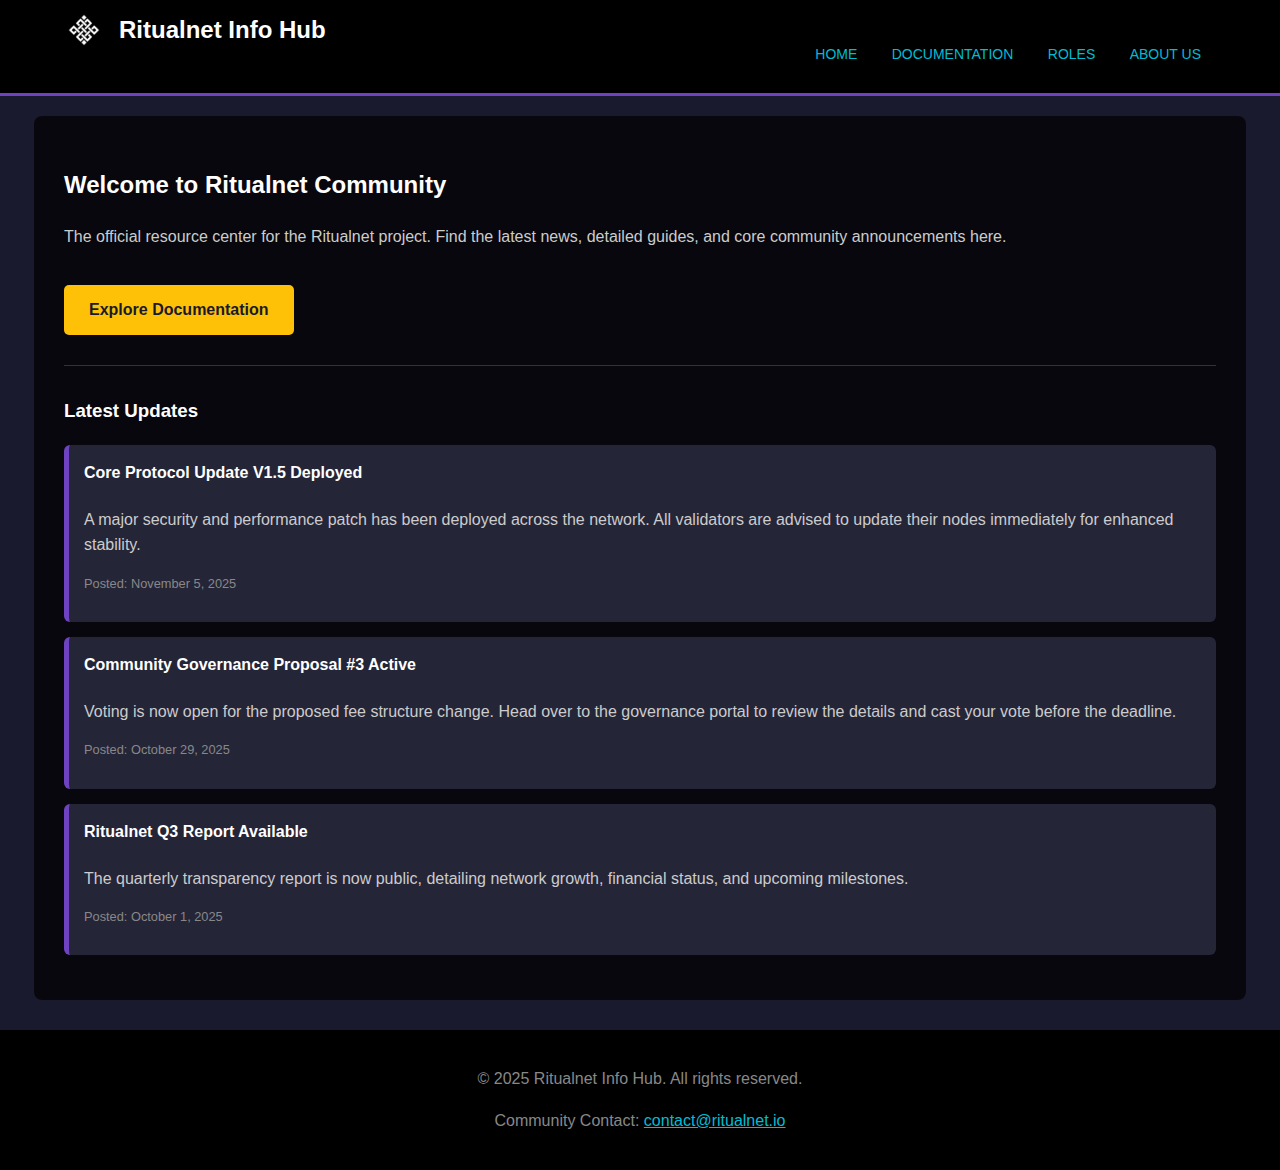
<file: index.html>
<!DOCTYPE html>
<html lang="en">
<head>
    <meta charset="UTF-8">
    <meta name="viewport" content="width=device-width, initial-scale=1.0">
    <title>Ritualnet Info Hub - Official Community Resource</title>
    <link rel="stylesheet" href="css/style.css">
</head>
<body>
    <header>
        <div class="container">
            <div id="branding">
                <img src="assets/logo-ritualnet-white.png" alt="Ritualnet Logo" class="logo">
                <h1>Ritualnet Info Hub</h1>
            </div>
            <nav>
                <ul>
                    <li><a href="index.html">Home</a></li>
                    <li><a href="documentation.html">Documentation</a></li> 
                    <li><a href="roles.html">Roles</a></li> 
                    <li><a href="about.html">About Us</a></li>
                </ul>
            </nav>
        </div>
    </header>

    <main class="container main-content">
        <section id="hero">
            <h2>Welcome to Ritualnet Community</h2>
            <p>The official resource center for the Ritualnet project. Find the latest news, detailed guides, and core community announcements here.</p>
            <a href="documentation.html" class="btn-primary">Explore Documentation</a>
        </section>

        <section id="updates">
            <h3>Latest Updates</h3>
            
            <article class="update-card">
                <h4>Core Protocol Update V1.5 Deployed</h4>
                <p>A major security and performance patch has been deployed across the network. All validators are advised to update their nodes immediately for enhanced stability.</p>
                <p class="date">Posted: November 5, 2025</p>
            </article>
            
            <article class="update-card">
                <h4>Community Governance Proposal #3 Active</h4>
                <p>Voting is now open for the proposed fee structure change. Head over to the governance portal to review the details and cast your vote before the deadline.</p>
                <p class="date">Posted: October 29, 2025</p>
            </article>
            
            <article class="update-card">
                <h4>Ritualnet Q3 Report Available</h4>
                <p>The quarterly transparency report is now public, detailing network growth, financial status, and upcoming milestones.</p>
                <p class="date">Posted: October 1, 2025</p>
            </article>
        </section>
    </main>

    <footer>
        <div class="container">
            <p>&copy; 2025 Ritualnet Info Hub. All rights reserved.</p>
            <p>Community Contact: <a href="mailto:contact@ritualnet.io">contact@ritualnet.io</a></p>
        </div>
    </footer>

    <script src="js/main.js"></script>
</body>
</html>
</file>
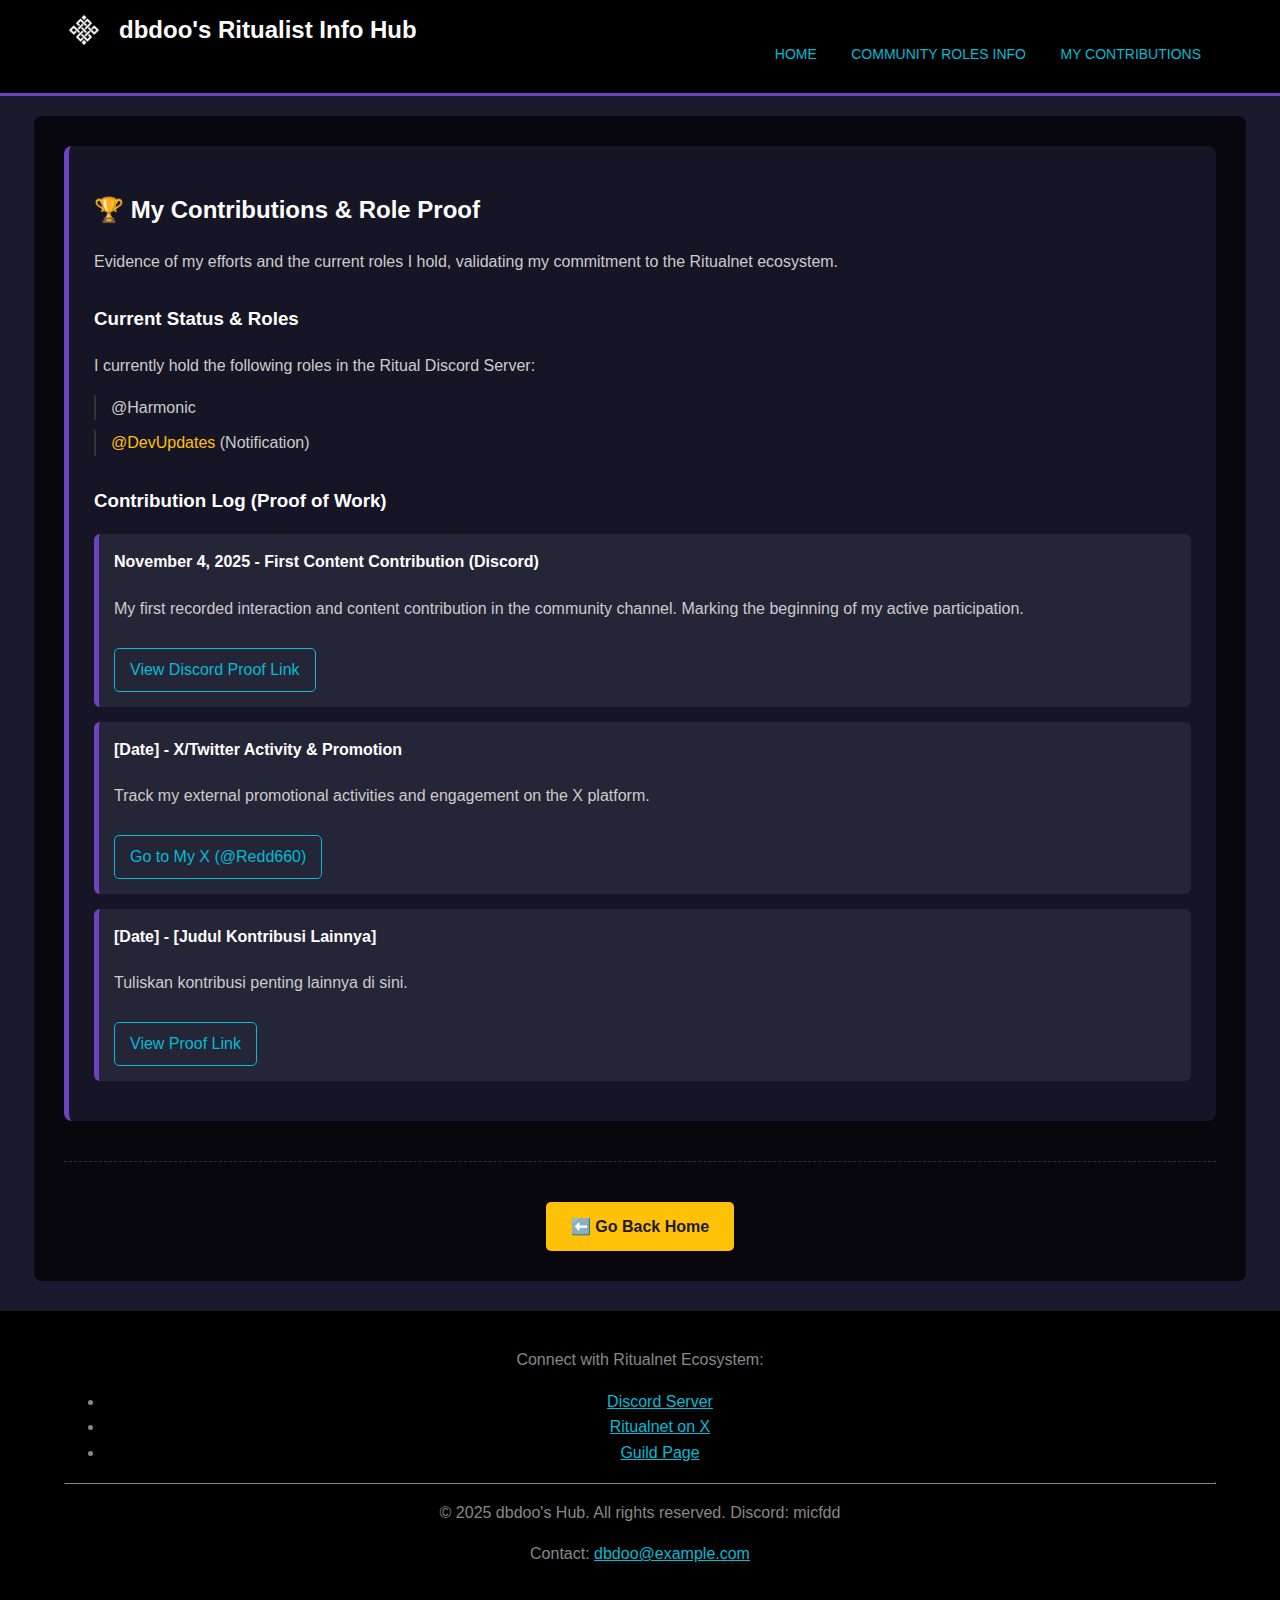
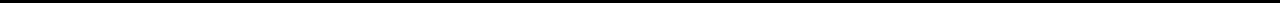
<file: my-contributions.html>
<!DOCTYPE html>
<html lang="en">
<head>
    <meta charset="UTF-8">
    <meta name="viewport" content="width=device-width, initial-scale=1.0">
    <title>My Contributions & Role Proof - dbdoo</title>
    <link rel="stylesheet" href="css/style.css">
</head>
<body>
    <header>
        <div class="container">
            <div id="branding">
                <img src="assets/logo-ritualnet-white.png" alt="Ritualnet Logo" class="logo">
                <h1>dbdoo's Ritualist Info Hub</h1>
            </div>
            <nav>
                <ul>
                    <li><a href="index.html">Home</a></li>
                    <li><a href="roles.html">Community Roles Info</a></li> 
                    <li><a href="my-contributions.html">My Contributions</a></li>
                </ul>
            </nav>
        </div>
    </header>
    
    <main class="container main-content">
        <section id="contributions" class="role-content">
            <h2>🏆 My Contributions & Role Proof</h2>
            <p>Evidence of my efforts and the current roles I hold, validating my commitment to the Ritualnet ecosystem.</p>
            
            <h3 style="margin-top: 30px;">Current Status & Roles</h3>
            <p>I currently hold the following roles in the Ritual Discord Server:</p>
            <ul>
                <li><span class="role-harmonic">@Harmonic</span></li>
                <li><span class="role-devupdates">@DevUpdates</span> (Notification)</li>
            </ul>

            <h3 style="margin-top: 30px;">Contribution Log (Proof of Work)</h3>
            
            <div class="update-card">
                <h4>November 4, 2025 - First Content Contribution (Discord)</h4>
                <p>My first recorded interaction and content contribution in the community channel. Marking the beginning of my active participation.</p>
                <a href="https://discord.com/channels/1210468736205852672/1314448920633413673/1435211817604349995" target="_blank" class="btn-secondary">View Discord Proof Link</a>
            </div>
            
            <div class="update-card">
                <h4>[Date] - X/Twitter Activity & Promotion</h4>
                <p>Track my external promotional activities and engagement on the X platform.</p>
                <a href="https://x.com/Redd660" target="_blank" class="btn-secondary">Go to My X (@Redd660)</a>
            </div>

            <div class="update-card">
                <h4>[Date] - [Judul Kontribusi Lainnya]</h4>
                <p>Tuliskan kontribusi penting lainnya di sini.</p>
                <a href="[Link Bukti]" target="_blank" class="btn-secondary">View Proof Link</a>
            </div>
            
        </section>
        
        <div style="text-align: center; margin-top: 40px; padding-top: 20px; border-top: 1px dashed #333;">
            <a href="index.html" class="btn-primary">⬅️ Go Back Home</a>
        </div>
    </main>

    <footer>
        <div class="container">
            <p class="footer-cta">Connect with Ritualnet Ecosystem:</p>
            <ul class="social-links">
                <li><a href="https://discord.gg/FZ8K3gx9" target="_blank" title="Join Ritualnet Discord">Discord Server</a></li>
                <li><a href="https://x.com/ritualnet" target="_blank" title="Follow Ritualnet on X/Twitter">Ritualnet on X</a></li>
                <li><a href="https://guild.xyz/ritual" target="_blank" title="Ritualnet Guild Page">Guild Page</a></li>
            </ul>
            
            <hr style="border-color: #333; margin: 10px auto;">
            
            <p>&copy; 2025 dbdoo's Hub. All rights reserved. Discord: micfdd</p>
            <p>Contact: <a href="mailto:dbdoo@example.com">dbdoo@example.com</a></p>
        </div>
    </footer>
    <script src="js/main.js"></script>
</body>
</html>
</file>
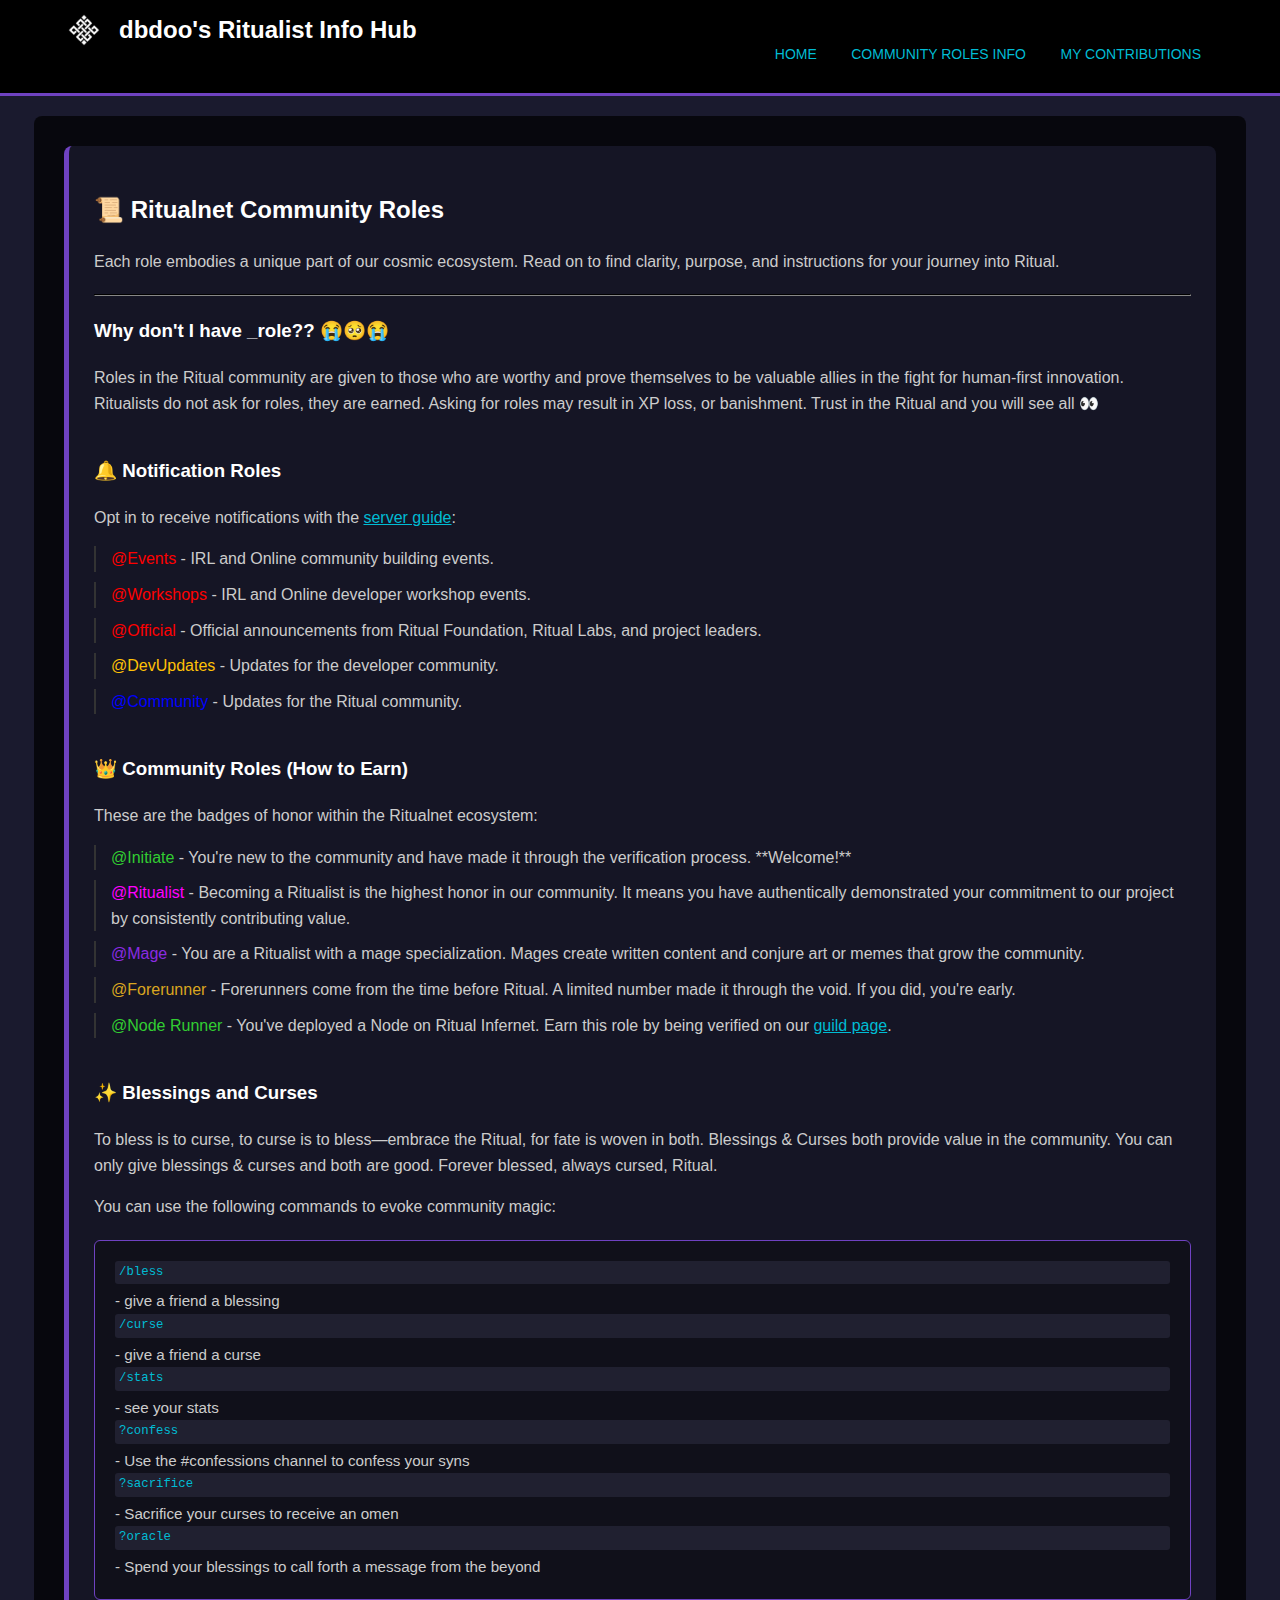
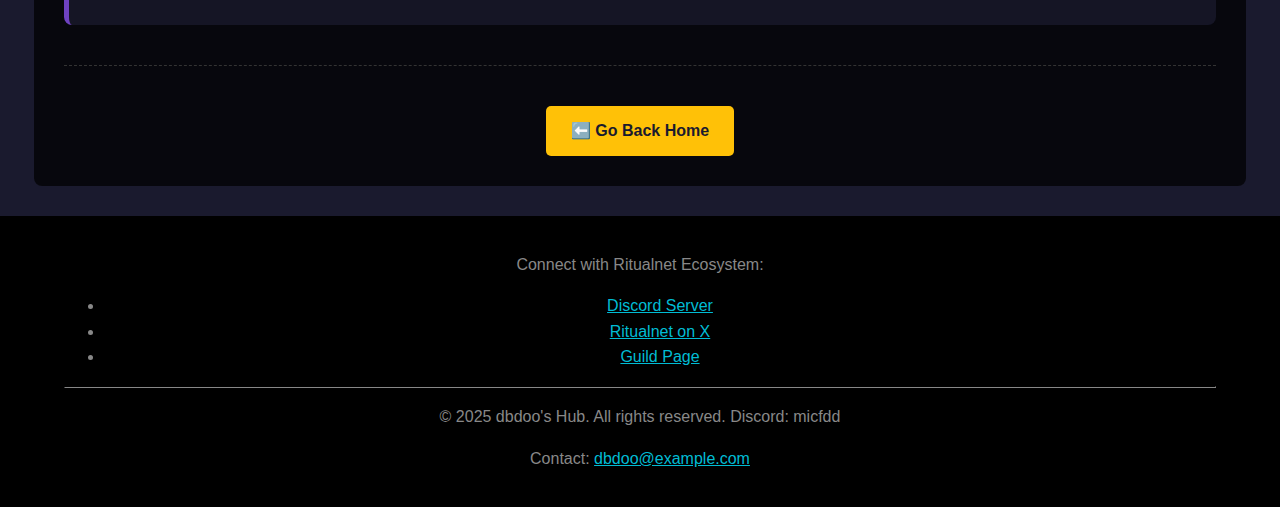
<file: roles.html>
<!DOCTYPE html>
<html lang="en">
<head>
    <meta charset="UTF-8">
    <meta name="viewport" content="width=device-width, initial-scale=1.0">
    <title>Ritualnet Community Roles Info - dbdoo's Hub</title>
    <link rel="stylesheet" href="css/style.css">
</head>
<body>
    <header>
        <div class="container">
            <div id="branding">
                <img src="assets/logo-ritualnet-white.png" alt="Ritualnet Logo" class="logo">
                <h1>dbdoo's Ritualist Info Hub</h1>
            </div>
            <nav>
                <ul>
                    <li><a href="index.html">Home</a></li>
                    <li><a href="roles.html">Community Roles Info</a></li> 
                    <li><a href="my-contributions.html">My Contributions</a></li>
                </ul>
            </nav>
        </div>
    </header>

    <main class="container main-content">
        <section id="role-guide" class="role-content">
            <h2>📜 Ritualnet Community Roles</h2>
            <p>Each role embodies a unique part of our cosmic ecosystem. Read on to find clarity, purpose, and instructions for your journey into Ritual.</p>

            <hr style="border-color: #333; margin: 20px 0;">

            <h3>Why don't I have _role?? 😭🥺😭</h3>
            <p class="role-explanation">Roles in the Ritual community are given to those who are worthy and prove themselves to be valuable allies in the fight for human-first innovation. Ritualists do not ask for roles, they are earned. Asking for roles may result in XP loss, or banishment. Trust in the Ritual and you will see all 👀</p>

            <h3 style="margin-top: 40px;">🔔 Notification Roles</h3>
            <p>Opt in to receive notifications with the <a href="[Link to Server Guide]">server guide</a>:</p>
            <ul>
                <li><span class="role-events">@Events</span> - IRL and Online community building events.</li>
                <li><span class="role-workshops">@Workshops</span> - IRL and Online developer workshop events.</li>
                <li><span class="role-official">@Official</span> - Official announcements from Ritual Foundation, Ritual Labs, and project leaders.</li>
                <li><span class="role-devupdates">@DevUpdates</span> - Updates for the developer community.</li>
                <li><span class="role-community">@Community</span> - Updates for the Ritual community.</li>
            </ul>

            <h3 style="margin-top: 40px;">👑 Community Roles (How to Earn)</h3>
            <p>These are the badges of honor within the Ritualnet ecosystem:</p>
            <ul>
                <li><span class="role-initiate">@Initiate</span> - You're new to the community and have made it through the verification process. **Welcome!**</li>
                <li><span class="role-ritualist">@Ritualist</span> - Becoming a Ritualist is the highest honor in our community. It means you have authentically demonstrated your commitment to our project by consistently contributing value.</li>
                <li><span class="role-mage">@Mage</span> - You are a Ritualist with a mage specialization. Mages create written content and conjure art or memes that grow the community.</li>
                <li><span class="role-forerunner">@Forerunner</span> - Forerunners come from the time before Ritual. A limited number made it through the void. If you did, you're early.</li>
                <li><span class="role-noderunner">@Node Runner</span> - You've deployed a Node on Ritual Infernet. Earn this role by being verified on our <a href="https://guild.xyz/ritual" target="_blank">guild page</a>.</li>
            </ul>
            
            <h3 style="margin-top: 40px;">✨ Blessings and Curses</h3>
            <p>To bless is to curse, to curse is to bless—embrace the Ritual, for fate is woven in both. Blessings & Curses both provide value in the community. You can only give blessings & curses and both are good. Forever blessed, always cursed, Ritual.</p>
            
            <p>You can use the following commands to evoke community magic:</p>

            <div class="commands-box">
                <code>/bless</code> - give a friend a blessing<br>
                <code>/curse</code> - give a friend a curse<br>
                <code>/stats</code> - see your stats<br>
                <code>?confess</code> - Use the #confessions channel to confess your syns<br>
                <code>?sacrifice</code> - Sacrifice your curses to receive an omen<br>
                <code>?oracle</code> - Spend your blessings to call forth a message from the beyond
            </div>

        </section>
        
        <div style="text-align: center; margin-top: 40px; padding-top: 20px; border-top: 1px dashed #333;">
            <a href="index.html" class="btn-primary">⬅️ Go Back Home</a>
        </div>
    </main>

    <footer>
        <div class="container">
            <p class="footer-cta">Connect with Ritualnet Ecosystem:</p>
            <ul class="social-links">
                <li><a href="https://discord.gg/FZ8K3gx9" target="_blank" title="Join Ritualnet Discord">Discord Server</a></li>
                <li><a href="https://x.com/ritualnet" target="_blank" title="Follow Ritualnet on X/Twitter">Ritualnet on X</a></li>
                <li><a href="https://guild.xyz/ritual" target="_blank" title="Ritualnet Guild Page">Guild Page</a></li>
            </ul>
            
            <hr style="border-color: #333; margin: 10px auto;">
            
            <p>&copy; 2025 dbdoo's Hub. All rights reserved. Discord: micfdd</p>
            <p>Contact: <a href="mailto:dbdoo@example.com">dbdoo@example.com</a></p>
        </div>
    </footer>
    <script src="js/main.js"></script>
</body>
</html>
</file>
<file: css/style.css>
/* Ritualnet Info Hub - Main Stylesheet */

/* --- GENERAL SETUP & DARK MODE --- */
body {
    font-family: 'Arial', sans-serif;
    line-height: 1.6;
    margin: 0;
    padding: 0;
    color: #cccccc; 
    
    /* BACKGROUND IMAGE */
    background-color: #1a1a2e; 
    background-image: url('../assets/background-ritualnet.png'); 
    background-repeat: repeat; 
    background-size: 200px; 
    background-attachment: fixed; 
}

.container {
    width: 90%;
    max-width: 1200px;
    margin: auto;
    overflow: hidden;
}

.main-content {
    padding: 40px 0;
    background-color: rgba(0, 0, 0, 0.7); 
    border-radius: 8px;
    margin-top: 20px;
    padding: 30px;
}

h1, h2, h3 {
    color: #ffffff; 
}

/* --- HEADER AND NAVIGATION --- */
header {
    background: #000000; 
    color: #ffffff;
    padding: 10px 0;
    min-height: 60px;
    border-bottom: #6f42c1 3px solid; /* Purple Accent Line */
    overflow: auto; 
}

#branding {
    float: left;
    display: flex;
    align-items: center;
}

.logo {
    height: 40px; 
    margin-right: 15px;
}

#branding h1 {
    font-size: 24px;
    margin: 0;
}

nav {
    float: right;
    margin-top: 15px;
}

nav ul {
    list-style: none;
    padding: 0;
}

nav li {
    display: inline;
    padding: 0 15px;
}

nav a {
    color: #00bcd4; /* Aqua/Cyan link color */
    text-decoration: none;
    text-transform: uppercase;
    font-size: 14px;
    transition: color 0.3s;
}

nav a:hover {
    color: #ffffff;
}

/* --- BUTTONS & LINKS --- */
.btn-primary {
    display: inline-block;
    background: #ffc107; /* Primary Button: Gold/Yellow */
    color: #1a1a2e;
    padding: 12px 25px;
    margin-top: 20px;
    text-decoration: none;
    border-radius: 5px;
    font-weight: bold;
    transition: background 0.3s;
}

.btn-primary:hover {
    background: #e0a800;
}

.btn-secondary {
    display: inline-block;
    background: transparent;
    color: #00bcd4; /* Secondary Button: Aqua/Cyan border and text */
    border: 1px solid #00bcd4;
    padding: 8px 15px;
    margin-top: 10px;
    text-decoration: none;
    border-radius: 5px;
    font-weight: normal;
    transition: background 0.3s, color 0.3s;
}

.btn-secondary:hover {
    background: #00bcd4;
    color: #1a1a2e;
}

a {
    color: #00bcd4; /* Default link color */
}

/* --- SECTIONS AND CARDS --- */
#hero {
    padding-bottom: 30px;
    border-bottom: 1px solid #333;
    margin-bottom: 30px;
}

.update-card {
    background: #252538; 
    padding: 15px;
    margin-bottom: 15px;
    border-radius: 6px;
    border-left: 5px solid #6f42c1; /* Purple border accent */
}

.update-card h4 {
    margin-top: 0;
    color: #ffffff;
}

.date {
    font-size: 0.8em;
    color: #888888;
    margin-top: 10px;
}

/* --- ROLE CONTENT STYLING --- */
.role-content {
    background: #151525; 
    padding: 25px;
    border-radius: 8px;
    border-left: 5px solid #6f42c1; 
    margin-bottom: 25px;
}

.role-content ul {
    list-style-type: none;
    padding-left: 0;
}

.role-content li {
    margin-bottom: 10px;
    padding-left: 15px;
    border-left: 2px solid #333;
}

.commands-box {
    background: #10101a; 
    padding: 20px;
    border: 1px solid #6f42c1; 
    border-radius: 6px;
    margin-top: 20px;
    font-size: 0.95em;
}

.commands-box code {
    background: #202030;
    color: #00bcd4; 
    padding: 2px 4px;
    border-radius: 3px;
    font-family: monospace;
    display: block; 
    margin-bottom: 5px;
}

/* --- ROLE COLOR DEFINITIONS (UPDATED) --- */
.role-blessed { color: #daa520; } 
.role-events { color: #ff0000; } 
.role-workshops { color: #ff0000; } 
.role-official { color: #ff0000; } 
.role-devupdates { color: #ffc107; } 
.role-community { color: #0000ff; } 
.role-initiate { color: #32cd32; } 
.role-ritualist { color: #ff00ff; } 
.role-mage { color: #8a2be2; } 
.role-forerunner { color: #daa520; } 
.role-noderunner { color: #32cd32; } 

/* --- FOOTER --- */
footer {
    padding: 20px 0;
    color: #888888;
    text-align: center;
    background-color: #000000;
    margin-top: 30px;
}
</file>
